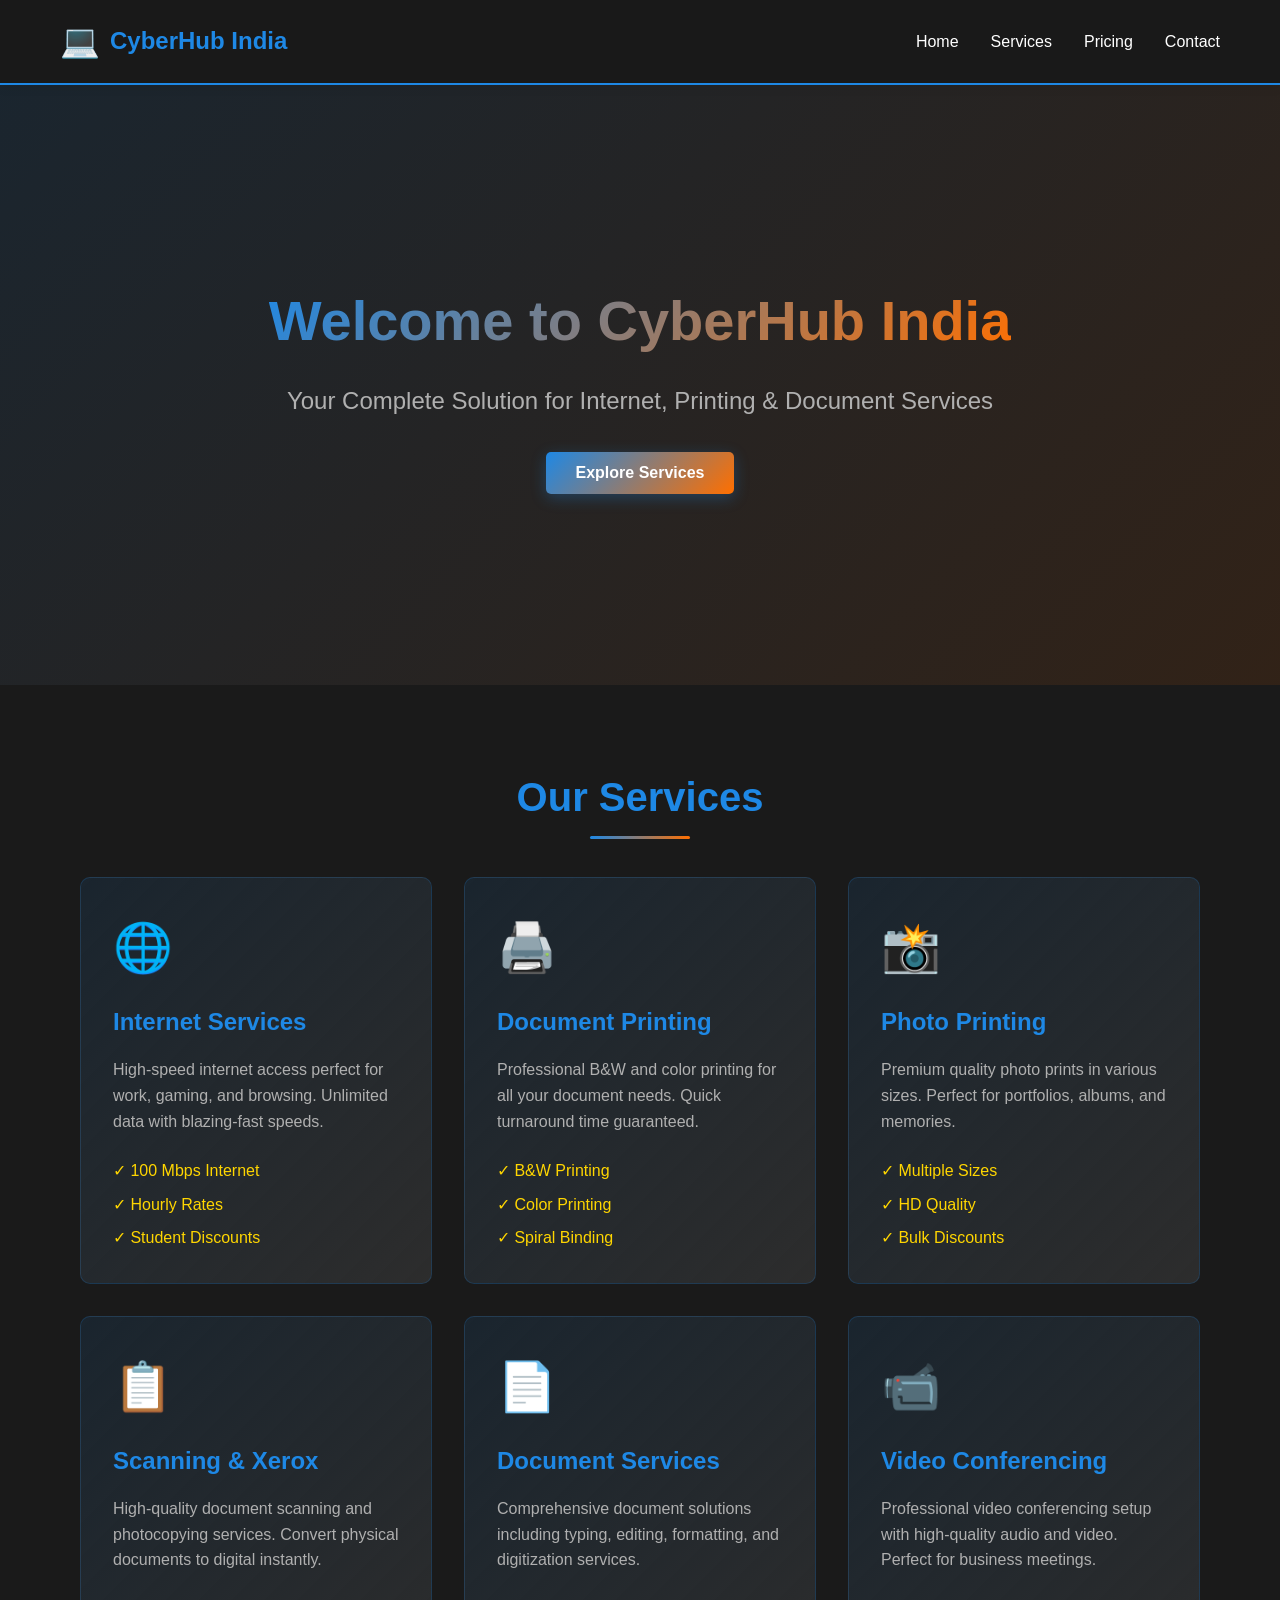
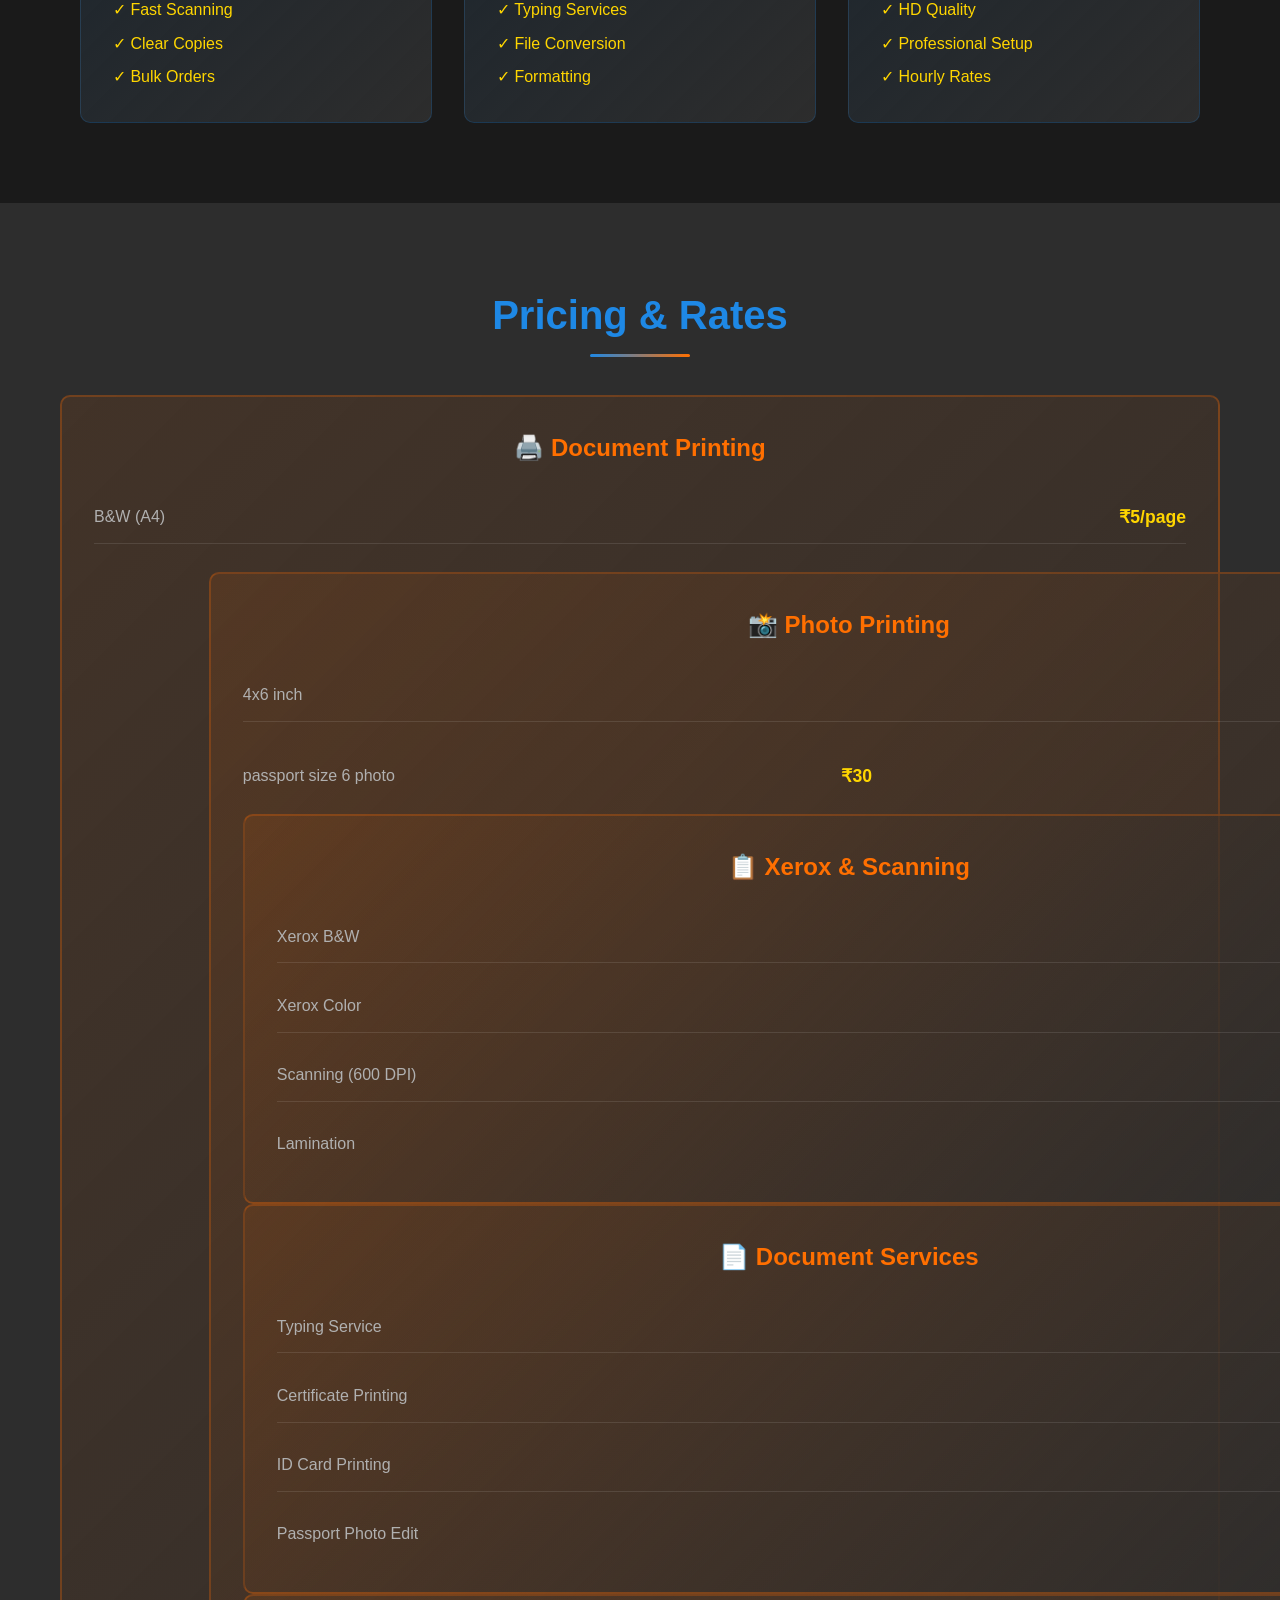
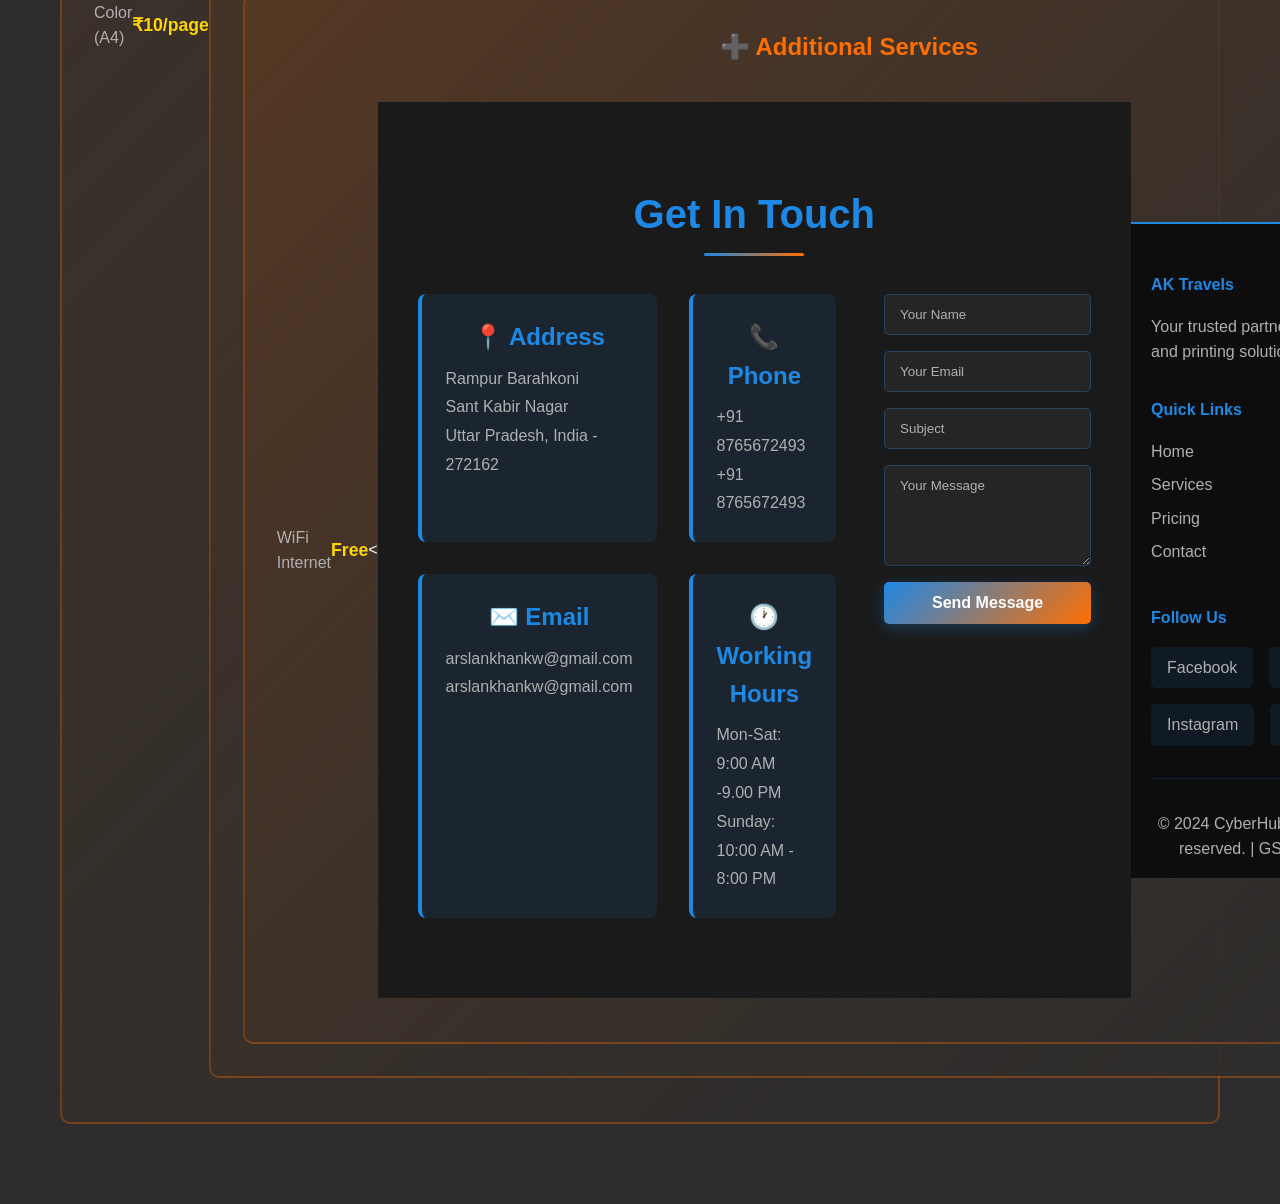
<file: index.html>
<!DOCTYPE html>
<html lang="en">
<head>
    <meta charset="UTF-8">
    <meta name="viewport" content="width=device-width, initial-scale=1.0">
    <title>CyberHub - Indian Cyber Cafe & Printing Services</title>
    <link rel="stylesheet" href="css/style.css">
</head>
<body>
    <!-- Navigation Bar -->
    <nav class="navbar">
        <div class="nav-container">
            <div class="nav-logo">
                <span class="logo-icon">💻</span> CyberHub India
            </div>
            <ul class="nav-menu">
                <li class="nav-item"><a href="#home" class="nav-link">Home</a></li>
                <li class="nav-item"><a href="#services" class="nav-link">Services</a></li>
                <li class="nav-item"><a href="#pricing" class="nav-link">Pricing</a></li>
                <li class="nav-item"><a href="#contact" class="nav-link">Contact</a></li>
            </ul>
            <div class="hamburger">
                <span></span>
                <span></span>
                <span></span>
            </div>
        </div>
    </nav>

    <!-- Hero Section -->
    <section id="home" class="hero">
        <div class="hero-content">
            <h1 class="hero-title">Welcome to CyberHub India</h1>
            <p class="hero-subtitle">Your Complete Solution for Internet, Printing & Document Services</p>
            <button class="btn btn-primary" onclick="document.getElementById('services').scrollIntoView({behavior: 'smooth'})">Explore Services</button>
        </div>
        <div class="hero-background"></div>
    </section>

    <!-- Services Section -->
    <section id="services" class="services">
        <div class="container">
            <h2 class="section-title">Our Services</h2>
            <div class="services-grid">
                <!-- Service 1 -->
                <div class="service-card">
                    <div class="service-icon">🌐</div>
                    <h3>Internet Services</h3>
                    <p>High-speed internet access perfect for work, gaming, and browsing. Unlimited data with blazing-fast speeds.</p>
                    <ul class="service-features">
                        <li>✓ 100 Mbps Internet</li>
                        <li>✓ Hourly Rates</li>
                        <li>✓ Student Discounts</li>
                    </ul>
                </div>

                <!-- Service 2 -->
                <div class="service-card">
                    <div class="service-icon">🖨️</div>
                    <h3>Document Printing</h3>
                    <p>Professional B&W and color printing for all your document needs. Quick turnaround time guaranteed.</p>
                    <ul class="service-features">
                        <li>✓ B&W Printing</li>
                        <li>✓ Color Printing</li>
                        <li>✓ Spiral Binding</li>
                    </ul>
                </div>

                <!-- Service 3 -->
                <div class="service-card">
                    <div class="service-icon">📸</div>
                    <h3>Photo Printing</h3>
                    <p>Premium quality photo prints in various sizes. Perfect for portfolios, albums, and memories.</p>
                    <ul class="service-features">
                        <li>✓ Multiple Sizes</li>
                        <li>✓ HD Quality</li>
                        <li>✓ Bulk Discounts</li>
                    </ul>
                </div>

                <!-- Service 4 -->
                <div class="service-card">
                    <div class="service-icon">📋</div>
                    <h3>Scanning & Xerox</h3>
                    <p>High-quality document scanning and photocopying services. Convert physical documents to digital instantly.</p>
                    <ul class="service-features">
                        <li>✓ Fast Scanning</li>
                        <li>✓ Clear Copies</li>
                        <li>✓ Bulk Orders</li>
                    </ul>
                </div>

                <!-- Service 5 -->
                <div class="service-card">
                    <div class="service-icon">📄</div>
                    <h3>Document Services</h3>
                    <p>Comprehensive document solutions including typing, editing, formatting, and digitization services.</p>
                    <ul class="service-features">
                        <li>✓ Typing Services</li>
                        <li>✓ File Conversion</li>
                        <li>✓ Formatting</li>
                    </ul>
                </div>

                <!-- Service 6 -->
                <div class="service-card">
                    <div class="service-icon">📹</div>
                    <h3>Video Conferencing</h3>
                    <p>Professional video conferencing setup with high-quality audio and video. Perfect for business meetings.</p>
                    <ul class="service-features">
                        <li>✓ HD Quality</li>
                        <li>✓ Professional Setup</li>
                        <li>✓ Hourly Rates</li>
                    </ul>
                </div>
            </div>
        </div>
    </section>

    <!-- Pricing Section -->
    <section id="pricing" class="pricing">
        <div class="container">
            <h2 class="section-title">Pricing & Rates</h2>
            <div class="pricing-grid">
               
                </div>

                <!-- Printing Pricing -->
                <div class="pricing-card">
                    <h3>🖨️ Document Printing</h3>
                    <div class="price-list">
                        <div class="price-item">
                            <span>B&W (A4)</span>
                            <span class="price">₹5/page</span>
                        </div>
                        <div class="price-item">
                            <span>Color (A4)</span>
                            <span class="price">₹10/page</span>
                    
         
                <!-- Photo Printing -->
                <div class="pricing-card">
                    <h3>📸 Photo Printing</h3>
                    <div class="price-list">
                        <div class="price-item">
                            <span>4x6 inch</span>
                            <span class="price">₹50</span>
                        </div>
                        <div class="price-item">
                            <span>passport size 6 photo </span>
                            <span class="price">₹30</span>
                    
                        <div class="price-item">
                            <span>Passport (36)</span>
                            <span class="price">₹100</span>
                        </div>
                    </div>
                </div>

                <!-- Xerox & Scanning -->
                <div class="pricing-card">
                    <h3>📋 Xerox & Scanning</h3>
                    <div class="price-list">
                        <div class="price-item">
                            <span>Xerox B&W</span>
                            <span class="price">₹5/page</span>
                        </div>
                        <div class="price-item">
                            <span>Xerox Color</span>
                            <span class="price">₹5/page</span>
                        </div>
                        <div class="price-item">
                            <span>Scanning (600 DPI)</span>
                            <span class="price">₹5/page</span>
                        </div>
                        <div class="price-item">
                            <span>Lamination</span>
                            <span class="price">₹10-20/sheet</span>
                        </div>
                    </div>
                </div>

                <!-- Other Services -->
                <div class="pricing-card">
                    <h3>📄 Document Services</h3>
                    <div class="price-list">
                        <div class="price-item">
                            <span>Typing Service</span>
                            <span class="price">₹100-200/hr</span>
                        </div>
                        <div class="price-item">
                            <span>Certificate Printing</span>
                            <span class="price">₹50-100</span>
                        </div>
                        <div class="price-item">
                            <span>ID Card Printing</span>
                            <span class="price">₹80-100</span>
                        </div>
                        <div class="price-item">
                            <span>Passport Photo Edit</span>
                            <span class="price">₹30-50/set</span>
                        </div>
                    </div>
                </div>

                <!-- Additional Services -->
                <div class="pricing-card">
                    <h3>➕ Additional Services</h3>
                    <div class="price-list">
                        <div class="price-item">
                            <span>WiFi Internet</span>
                            <span class="price">Free</span>
                      
                        <
         
    <!-- Contact Section -->
    <section id="contact" class="contact">
        <div class="container">
            <h2 class="section-title">Get In Touch</h2>
            <div class="contact-content">
                <div class="contact-info">
                    <div class="info-item">
                        <h3>📍 Address</h3>
                        <p>Rampur Barahkoni<br>Sant Kabir Nagar <br>Uttar Pradesh, India - 272162</p>
                    </div>
                    <div class="info-item">
                        <h3>📞 Phone</h3>
                        <p>+91 8765672493<br>+91 8765672493</p>
                    </div>
                    <div class="info-item">
                        <h3>✉️ Email</h3>
                        <p>arslankhankw@gmail.com<br>arslankhankw@gmail.com</p>
                    </div>
                    <div class="info-item">
                        <h3>🕐 Working Hours</h3>
                        <p>Mon-Sat: 9:00 AM -9.00 PM<br>Sunday: 10:00 AM - 8:00 PM</p>
                    </div>
                </div>
                <form class="contact-form">
                    <input type="text" placeholder="Your Name" required>
                    <input type="email" placeholder="Your Email" required>
                    <input type="text" placeholder="Subject" required>
                    <textarea placeholder="Your Message" rows="5" required></textarea>
                    <button type="submit" class="btn btn-primary">Send Message</button>
                </form>
            </div>
        </div>
    </section>

    <!-- Footer -->
    <footer class="footer">
        <div class="container">
            <div class="footer-content">
                <div class="footer-section">
                    <h4>AK Travels</h4>
                    <p>Your trusted partner for all internet and printing solutions.</p>
                </div>
                <div class="footer-section">
                    <h4>Quick Links</h4>
                    <ul>
                        <li><a href="#home">Home</a></li>
                        <li><a href="#services">Services</a></li>
                        <li><a href="#pricing">Pricing</a></li>
                        <li><a href="#contact">Contact</a></li>
                    </ul>
                </div>
                <div class="footer-section">
                    <h4>Follow Us</h4>
                    <div class="social-links">
                        <a href="#" class="social-link">Facebook</a>
                        <a href="#" class="social-link">Twitter</a>
                        <a href="#" class="social-link">Instagram</a>
                        <a href="#" class="social-link">WhatsApp</a>
                    </div>
                </div>
            </div>
            <div class="footer-bottom">
                <p>&copy; 2024 CyberHub India. All rights reserved. | GST Registered</p>
            </div>
        </div>
    </footer>

    <script src="js/script.js"></script>
</body>
</html>
</file>
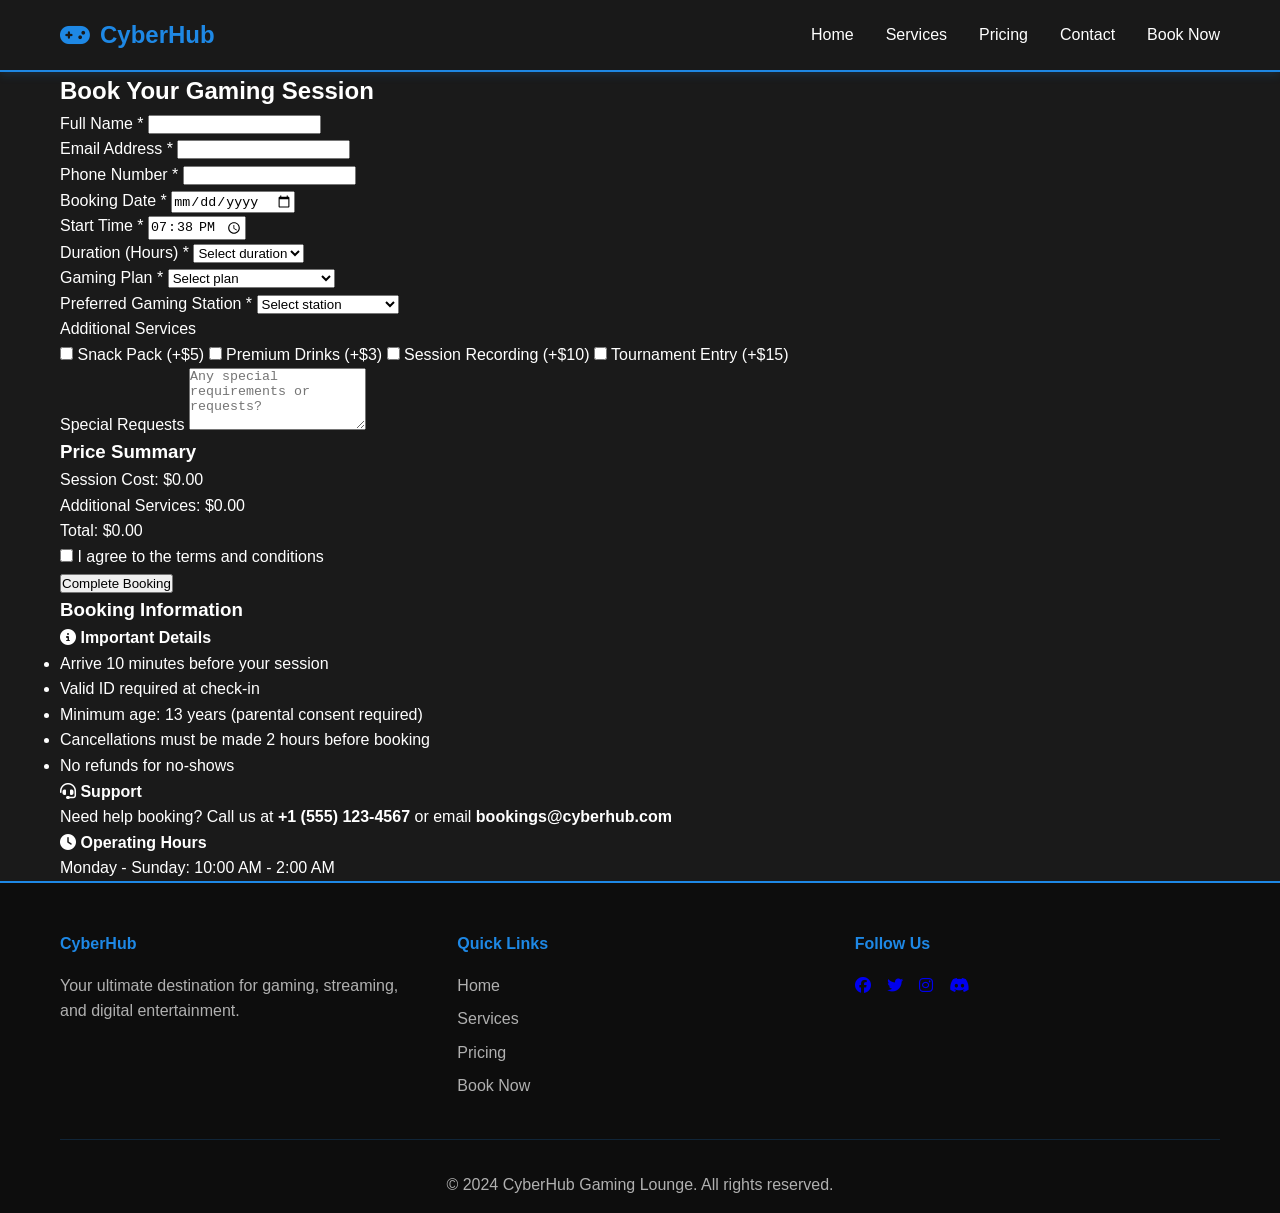
<file: booking.html>
<!DOCTYPE html>
<html lang="en">
<head>
    <meta charset="UTF-8">
    <meta name="viewport" content="width=device-width, initial-scale=1.0">
    <title>Book Your Session - CyberHub</title>
    <link rel="stylesheet" href="css/style.css">
    <link rel="stylesheet" href="https://cdnjs.cloudflare.com/ajax/libs/font-awesome/6.4.0/css/all.min.css">
</head>
<body>
    <!-- Navigation -->
    <nav class="navbar">
        <div class="nav-container">
            <div class="nav-logo">
                <i class="fas fa-gamepad"></i> CyberHub
            </div>
            <ul class="nav-menu">
                <li class="nav-item"><a href="index.html#home" class="nav-link">Home</a></li>
                <li class="nav-item"><a href="index.html#services" class="nav-link">Services</a></li>
                <li class="nav-item"><a href="index.html#pricing" class="nav-link">Pricing</a></li>
                <li class="nav-item"><a href="index.html#contact" class="nav-link">Contact</a></li>
                <li class="nav-item"><a href="booking.html" class="nav-link nav-link-btn active">Book Now</a></li>
            </ul>
            <div class="hamburger">
                <span></span>
                <span></span>
                <span></span>
            </div>
        </div>
    </nav>

    <!-- Booking Section -->
    <section class="booking-section">
        <div class="container">
            <h1 class="page-title">Book Your Gaming Session</h1>
            <div class="booking-wrapper">
                <form class="booking-form" id="bookingForm">
                    <div class="form-group">
                        <label for="name">Full Name *</label>
                        <input type="text" id="name" name="name" required>
                    </div>

                    <div class="form-group">
                        <label for="email">Email Address *</label>
                        <input type="email" id="email" name="email" required>
                    </div>

                    <div class="form-group">
                        <label for="phone">Phone Number *</label>
                        <input type="tel" id="phone" name="phone" required>
                    </div>

                    <div class="form-row">
                        <div class="form-group">
                            <label for="date">Booking Date *</label>
                            <input type="date" id="date" name="date" required>
                        </div>
                        <div class="form-group">
                            <label for="time">Start Time *</label>
                            <input type="time" id="time" name="time" required>
                        </div>
                    </div>

                    <div class="form-row">
                        <div class="form-group">
                            <label for="duration">Duration (Hours) *</label>
                            <select id="duration" name="duration" required>
                                <option value="">Select duration</option>
                                <option value="1">1 Hour</option>
                                <option value="2">2 Hours</option>
                                <option value="3">3 Hours</option>
                                <option value="4">4 Hours</option>
                                <option value="5">5 Hours</option>
                                <option value="6">6 Hours</option>
                                <option value="8">8 Hours</option>
                                <option value="10">10 Hours</option>
                            </select>
                        </div>
                        <div class="form-group">
                            <label for="plan">Gaming Plan *</label>
                            <select id="plan" name="plan" required>
                                <option value="">Select plan</option>
                                <option value="casual">Casual Gamer - $5/hr</option>
                                <option value="pro">Pro Player - $8/hr</option>
                                <option value="elite">Elite Competitor - $12/hr</option>
                            </select>
                        </div>
                    </div>

                    <div class="form-group">
                        <label for="station">Preferred Gaming Station *</label>
                        <select id="station" name="station" required>
                            <option value="">Select station</option>
                            <option value="standard">Standard Station</option>
                            <option value="premium">Premium Station</option>
                            <option value="ultimate">Ultimate VIP Station</option>
                            <option value="any">Any Available</option>
                        </select>
                    </div>

                    <div class="form-group">
                        <label for="services">Additional Services</label>
                        <div class="checkbox-group">
                            <label class="checkbox">
                                <input type="checkbox" name="services" value="snacks">
                                <span>Snack Pack (+$5)</span>
                            </label>
                            <label class="checkbox">
                                <input type="checkbox" name="services" value="drinks">
                                <span>Premium Drinks (+$3)</span>
                            </label>
                            <label class="checkbox">
                                <input type="checkbox" name="services" value="recording">
                                <span>Session Recording (+$10)</span>
                            </label>
                            <label class="checkbox">
                                <input type="checkbox" name="services" value="tournament">
                                <span>Tournament Entry (+$15)</span>
                            </label>
                        </div>
                    </div>

                    <div class="form-group">
                        <label for="notes">Special Requests</label>
                        <textarea id="notes" name="notes" rows="4" placeholder="Any special requirements or requests?"></textarea>
                    </div>

                    <div class="price-summary">
                        <h3>Price Summary</h3>
                        <div class="summary-item">
                            <span>Session Cost:</span>
                            <span id="sessionCost">$0.00</span>
                        </div>
                        <div class="summary-item">
                            <span>Additional Services:</span>
                            <span id="servicesCost">$0.00</span>
                        </div>
                        <div class="summary-total">
                            <span>Total:</span>
                            <span id="totalCost">$0.00</span>
                        </div>
                    </div>

                    <div class="form-group checkbox">
                        <label>
                            <input type="checkbox" name="terms" required>
                            <span>I agree to the terms and conditions</span>
                        </label>
                    </div>

                    <button type="submit" class="submit-btn">Complete Booking</button>
                </form>

                <div class="booking-info">
                    <h3>Booking Information</h3>
                    <div class="info-box">
                        <h4><i class="fas fa-info-circle"></i> Important Details</h4>
                        <ul>
                            <li>Arrive 10 minutes before your session</li>
                            <li>Valid ID required at check-in</li>
                            <li>Minimum age: 13 years (parental consent required)</li>
                            <li>Cancellations must be made 2 hours before booking</li>
                            <li>No refunds for no-shows</li>
                        </ul>
                    </div>
                    <div class="info-box">
                        <h4><i class="fas fa-headset"></i> Support</h4>
                        <p>Need help booking? Call us at <strong>+1 (555) 123-4567</strong> or email <strong>bookings@cyberhub.com</strong></p>
                    </div>
                    <div class="info-box">
                        <h4><i class="fas fa-clock"></i> Operating Hours</h4>
                        <p>Monday - Sunday: 10:00 AM - 2:00 AM</p>
                    </div>
                </div>
            </div>
        </div>
    </section>

    <!-- Footer -->
    <footer class="footer">
        <div class="container">
            <div class="footer-content">
                <div class="footer-section">
                    <h4>CyberHub</h4>
                    <p>Your ultimate destination for gaming, streaming, and digital entertainment.</p>
                </div>
                <div class="footer-section">
                    <h4>Quick Links</h4>
                    <ul>
                        <li><a href="index.html#home">Home</a></li>
                        <li><a href="index.html#services">Services</a></li>
                        <li><a href="index.html#pricing">Pricing</a></li>
                        <li><a href="booking.html">Book Now</a></li>
                    </ul>
                </div>
                <div class="footer-section">
                    <h4>Follow Us</h4>
                    <div class="social-links">
                        <a href="#"><i class="fab fa-facebook"></i></a>
                        <a href="#"><i class="fab fa-twitter"></i></a>
                        <a href="#"><i class="fab fa-instagram"></i></a>
                        <a href="#"><i class="fab fa-discord"></i></a>
                    </div>
                </div>
            </div>
            <div class="footer-bottom">
                <p>&copy; 2024 CyberHub Gaming Lounge. All rights reserved.</p>
            </div>
        </div>
    </footer>

    <script src="js/booking.js"></script>
</body>
</html>
</file>
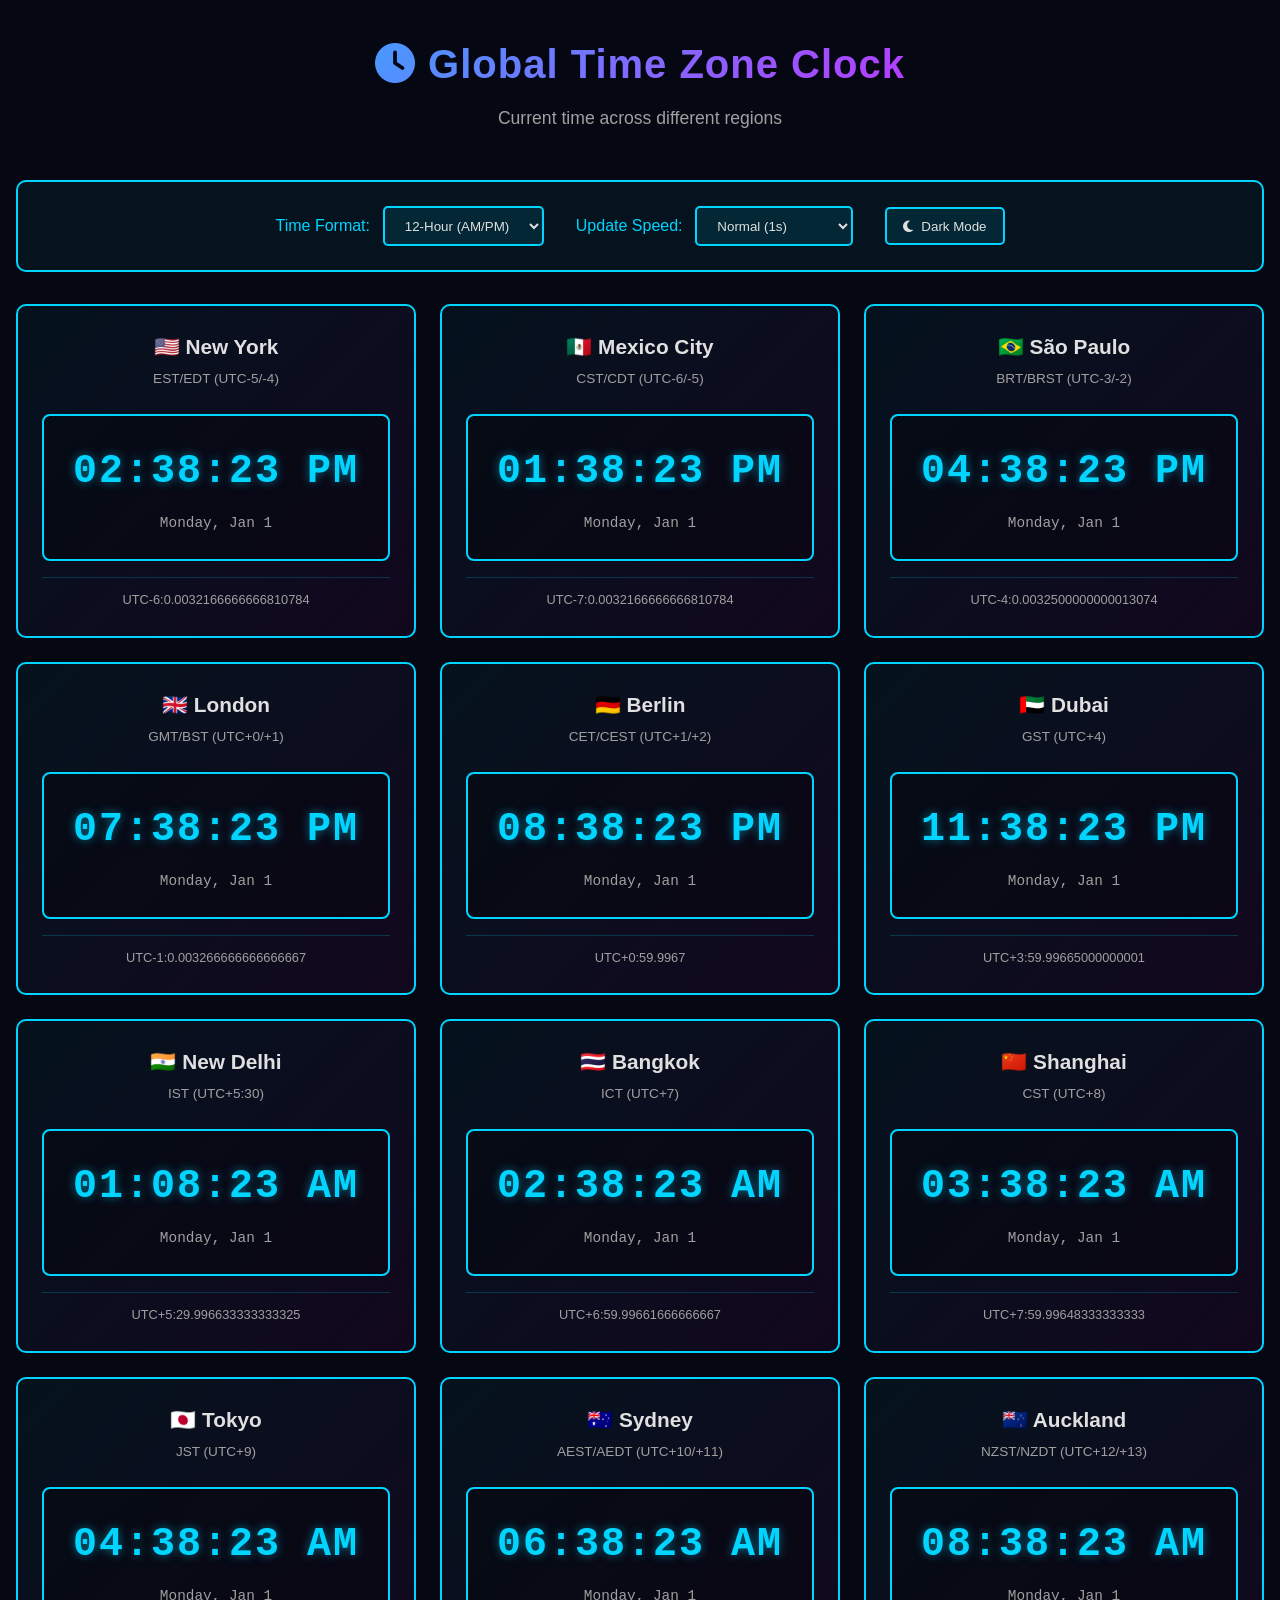
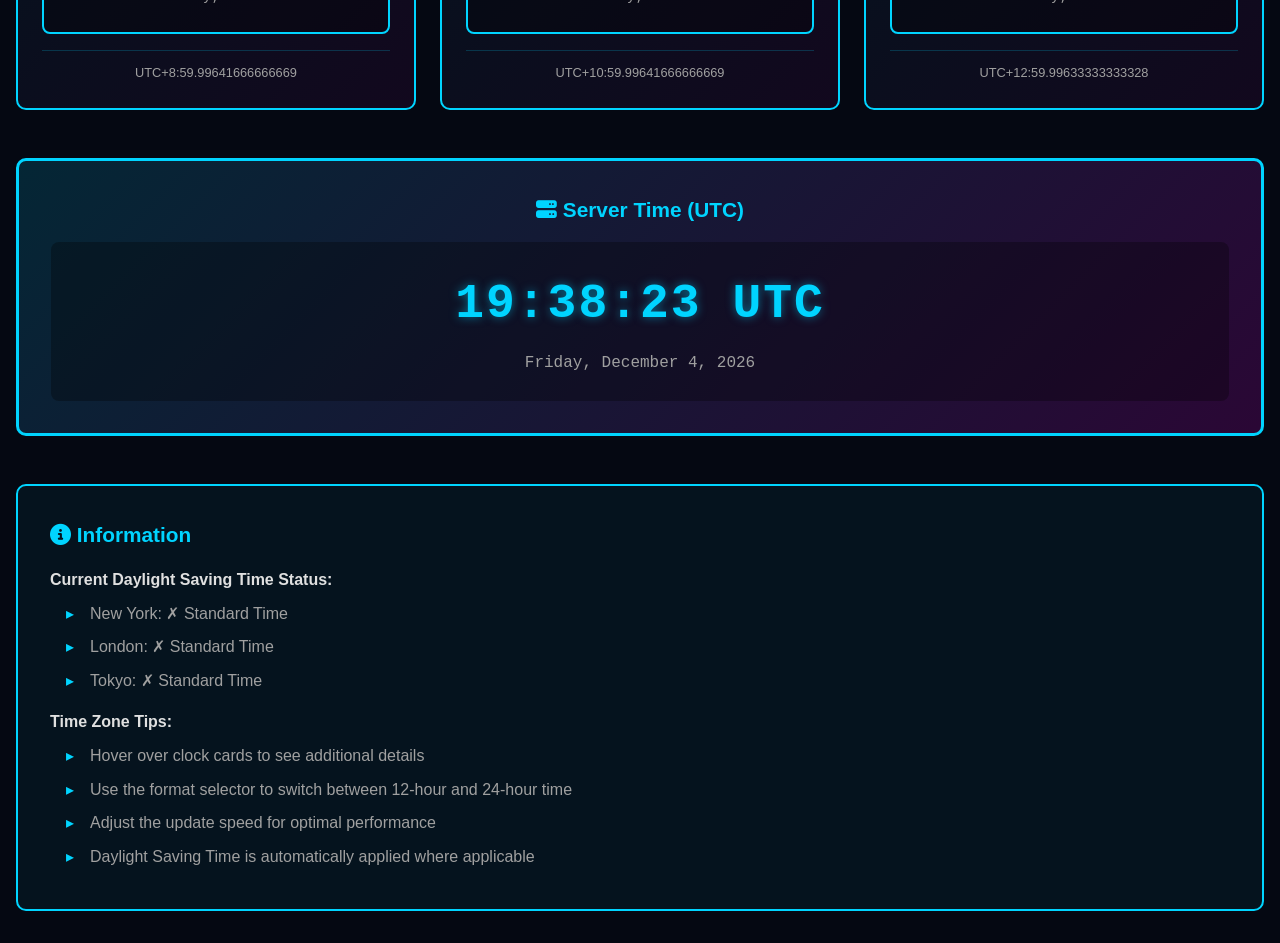
<file: clock.html>
<!DOCTYPE html>
<html lang="en">
<head>
    <meta charset="UTF-8">
    <meta name="viewport" content="width=device-width, initial-scale=1.0">
    <title>Digital Clock - Multiple Time Zones</title>
    <link rel="stylesheet" href="css/clock.css">
    <link rel="stylesheet" href="https://cdnjs.cloudflare.com/ajax/libs/font-awesome/6.4.0/css/all.min.css">
</head>
<body>
    <div class="clock-container">
        <!-- Header -->
        <div class="header">
            <h1><i class="fas fa-clock"></i> Global Time Zone Clock</h1>
            <p>Current time across different regions</p>
        </div>

        <!-- Control Panel -->
        <div class="control-panel">
            <div class="control-group">
                <label for="timeFormat">Time Format:</label>
                <select id="timeFormat">
                    <option value="12">12-Hour (AM/PM)</option>
                    <option value="24">24-Hour</option>
                </select>
            </div>
            <div class="control-group">
                <label for="clockSpeed">Update Speed:</label>
                <select id="clockSpeed">
                    <option value="1000">Normal (1s)</option>
                    <option value="100">Fast (0.1s)</option>
                    <option value="10">Very Fast (0.01s)</option>
                </select>
            </div>
            <div class="control-group">
                <button id="toggleTheme" class="theme-btn">
                    <i class="fas fa-moon"></i> Dark Mode
                </button>
            </div>
        </div>

        <!-- Clock Grid -->
        <div class="clocks-grid">
            <!-- North America -->
            <div class="clock-card">
                <div class="card-header">
                    <h2>🇺🇸 New York</h2>
                    <p class="timezone">EST/EDT (UTC-5/-4)</p>
                </div>
                <div class="digital-display">
                    <div class="time" id="time-newyork">00:00:00</div>
                    <div class="date" id="date-newyork">Monday, Jan 1</div>
                </div>
                <div class="card-footer">
                    <small id="offset-newyork">UTC-5</small>
                </div>
            </div>

            <!-- Central America -->
            <div class="clock-card">
                <div class="card-header">
                    <h2>🇲🇽 Mexico City</h2>
                    <p class="timezone">CST/CDT (UTC-6/-5)</p>
                </div>
                <div class="digital-display">
                    <div class="time" id="time-mexicocity">00:00:00</div>
                    <div class="date" id="date-mexicocity">Monday, Jan 1</div>
                </div>
                <div class="card-footer">
                    <small id="offset-mexicocity">UTC-6</small>
                </div>
            </div>

            <!-- South America -->
            <div class="clock-card">
                <div class="card-header">
                    <h2>🇧🇷 São Paulo</h2>
                    <p class="timezone">BRT/BRST (UTC-3/-2)</p>
                </div>
                <div class="digital-display">
                    <div class="time" id="time-saopaulo">00:00:00</div>
                    <div class="date" id="date-saopaulo">Monday, Jan 1</div>
                </div>
                <div class="card-footer">
                    <small id="offset-saopaulo">UTC-3</small>
                </div>
            </div>

            <!-- Europe -->
            <div class="clock-card">
                <div class="card-header">
                    <h2>🇬🇧 London</h2>
                    <p class="timezone">GMT/BST (UTC+0/+1)</p>
                </div>
                <div class="digital-display">
                    <div class="time" id="time-london">00:00:00</div>
                    <div class="date" id="date-london">Monday, Jan 1</div>
                </div>
                <div class="card-footer">
                    <small id="offset-london">UTC+0</small>
                </div>
            </div>

            <!-- Central Europe -->
            <div class="clock-card">
                <div class="card-header">
                    <h2>🇩🇪 Berlin</h2>
                    <p class="timezone">CET/CEST (UTC+1/+2)</p>
                </div>
                <div class="digital-display">
                    <div class="time" id="time-berlin">00:00:00</div>
                    <div class="date" id="date-berlin">Monday, Jan 1</div>
                </div>
                <div class="card-footer">
                    <small id="offset-berlin">UTC+1</small>
                </div>
            </div>

            <!-- Middle East -->
            <div class="clock-card">
                <div class="card-header">
                    <h2>🇦🇪 Dubai</h2>
                    <p class="timezone">GST (UTC+4)</p>
                </div>
                <div class="digital-display">
                    <div class="time" id="time-dubai">00:00:00</div>
                    <div class="date" id="date-dubai">Monday, Jan 1</div>
                </div>
                <div class="card-footer">
                    <small id="offset-dubai">UTC+4</small>
                </div>
            </div>

            <!-- South Asia -->
            <div class="clock-card">
                <div class="card-header">
                    <h2>🇮🇳 New Delhi</h2>
                    <p class="timezone">IST (UTC+5:30)</p>
                </div>
                <div class="digital-display">
                    <div class="time" id="time-delhi">00:00:00</div>
                    <div class="date" id="date-delhi">Monday, Jan 1</div>
                </div>
                <div class="card-footer">
                    <small id="offset-delhi">UTC+5:30</small>
                </div>
            </div>

            <!-- Southeast Asia -->
            <div class="clock-card">
                <div class="card-header">
                    <h2>🇹🇭 Bangkok</h2>
                    <p class="timezone">ICT (UTC+7)</p>
                </div>
                <div class="digital-display">
                    <div class="time" id="time-bangkok">00:00:00</div>
                    <div class="date" id="date-bangkok">Monday, Jan 1</div>
                </div>
                <div class="card-footer">
                    <small id="offset-bangkok">UTC+7</small>
                </div>
            </div>

            <!-- East Asia -->
            <div class="clock-card">
                <div class="card-header">
                    <h2>🇨🇳 Shanghai</h2>
                    <p class="timezone">CST (UTC+8)</p>
                </div>
                <div class="digital-display">
                    <div class="time" id="time-shanghai">00:00:00</div>
                    <div class="date" id="date-shanghai">Monday, Jan 1</div>
                </div>
                <div class="card-footer">
                    <small id="offset-shanghai">UTC+8</small>
                </div>
            </div>

            <!-- Japan -->
            <div class="clock-card">
                <div class="card-header">
                    <h2>🇯🇵 Tokyo</h2>
                    <p class="timezone">JST (UTC+9)</p>
                </div>
                <div class="digital-display">
                    <div class="time" id="time-tokyo">00:00:00</div>
                    <div class="date" id="date-tokyo">Monday, Jan 1</div>
                </div>
                <div class="card-footer">
                    <small id="offset-tokyo">UTC+9</small>
                </div>
            </div>

            <!-- Australia -->
            <div class="clock-card">
                <div class="card-header">
                    <h2>🇦🇺 Sydney</h2>
                    <p class="timezone">AEST/AEDT (UTC+10/+11)</p>
                </div>
                <div class="digital-display">
                    <div class="time" id="time-sydney">00:00:00</div>
                    <div class="date" id="date-sydney">Monday, Jan 1</div>
                </div>
                <div class="card-footer">
                    <small id="offset-sydney">UTC+10</small>
                </div>
            </div>

            <!-- New Zealand -->
            <div class="clock-card">
                <div class="card-header">
                    <h2>🇳🇿 Auckland</h2>
                    <p class="timezone">NZST/NZDT (UTC+12/+13)</p>
                </div>
                <div class="digital-display">
                    <div class="time" id="time-auckland">00:00:00</div>
                    <div class="date" id="date-auckland">Monday, Jan 1</div>
                </div>
                <div class="card-footer">
                    <small id="offset-auckland">UTC+12</small>
                </div>
            </div>
        </div>

        <!-- Server Time -->
        <div class="server-time">
            <h3><i class="fas fa-server"></i> Server Time (UTC)</h3>
            <div class="server-display">
                <div class="time" id="time-utc">00:00:00 UTC</div>
                <div class="date" id="date-utc">Monday, January 1, 2024</div>
            </div>
        </div>

        <!-- Information Panel -->
        <div class="info-panel">
            <h3><i class="fas fa-info-circle"></i> Information</h3>
            <div class="info-content">
                <p><strong>Current Daylight Saving Time Status:</strong></p>
                <ul id="dst-info">
                    <li>Loading DST information...</li>
                </ul>
                <p><strong>Time Zone Tips:</strong></p>
                <ul>
                    <li>Hover over clock cards to see additional details</li>
                    <li>Use the format selector to switch between 12-hour and 24-hour time</li>
                    <li>Adjust the update speed for optimal performance</li>
                    <li>Daylight Saving Time is automatically applied where applicable</li>
                </ul>
            </div>
        </div>
    </div>

    <script src="js/clock.js"></script>
</body>
</html>
</file>
<file: css/style.css>
* {
    margin: 0;
    padding: 0;
    box-sizing: border-box;
}

:root {
    --primary-color: #1e88e5;
    --secondary-color: #ff6f00;
    --accent-color: #ffd600;
    --dark-bg: #1a1a1a;
    --light-bg: #2d2d2d;
    --text-color: #ffffff;
    --text-light: #b0b0b0;
    --success-color: #4caf50;
    --danger-color: #f44336;
}

body {
    font-family: 'Segoe UI', Tahoma, Geneva, Verdana, sans-serif;
    background-color: var(--dark-bg);
    color: var(--text-color);
    line-height: 1.6;
    overflow-x: hidden;
}

.container {
    max-width: 1200px;
    margin: 0 auto;
    padding: 0 20px;
}

/* Navbar */
.navbar {
    background-color: rgba(26, 26, 26, 0.95);
    padding: 1rem 0;
    position: sticky;
    top: 0;
    z-index: 1000;
    border-bottom: 2px solid var(--primary-color);
    box-shadow: 0 2px 10px rgba(30, 136, 229, 0.2);
}

.nav-container {
    max-width: 1200px;
    margin: 0 auto;
    padding: 0 20px;
    display: flex;
    justify-content: space-between;
    align-items: center;
}

.nav-logo {
    font-size: 1.5rem;
    font-weight: bold;
    color: var(--primary-color);
    display: flex;
    align-items: center;
    gap: 10px;
}

.logo-icon {
    font-size: 2rem;
}

.nav-menu {
    display: flex;
    list-style: none;
    gap: 2rem;
}

.nav-link {
    color: var(--text-color);
    text-decoration: none;
    transition: color 0.3s ease;
    font-weight: 500;
}

.nav-link:hover {
    color: var(--primary-color);
}

.hamburger {
    display: none;
    flex-direction: column;
    cursor: pointer;
    gap: 5px;
}

.hamburger span {
    width: 25px;
    height: 3px;
    background-color: var(--text-color);
    border-radius: 2px;
    transition: 0.3s;
}

/* Hero Section */
.hero {
    position: relative;
    min-height: 600px;
    display: flex;
    align-items: center;
    justify-content: center;
    overflow: hidden;
    padding: 3rem 0;
}

.hero-background {
    position: absolute;
    top: 0;
    left: 0;
    width: 100%;
    height: 100%;
    background: linear-gradient(135deg, rgba(30, 136, 229, 0.1) 0%, rgba(255, 107, 0, 0.1) 100%);
    z-index: -1;
    animation: gradient-shift 8s ease infinite;
}

@keyframes gradient-shift {
    0%, 100% { background: linear-gradient(135deg, rgba(30, 136, 229, 0.1) 0%, rgba(255, 107, 0, 0.1) 100%); }
    50% { background: linear-gradient(135deg, rgba(255, 107, 0, 0.1) 0%, rgba(30, 136, 229, 0.1) 100%); }
}

.hero-content {
    text-align: center;
    z-index: 2;
    animation: fade-in-up 1s ease;
}

@keyframes fade-in-up {
    from {
        opacity: 0;
        transform: translateY(30px);
    }
    to {
        opacity: 1;
        transform: translateY(0);
    }
}

.hero-title {
    font-size: 3.5rem;
    margin-bottom: 1rem;
    background: linear-gradient(135deg, var(--primary-color) 0%, var(--secondary-color) 100%);
    -webkit-background-clip: text;
    -webkit-text-fill-color: transparent;
    background-clip: text;
    font-weight: bold;
}

.hero-subtitle {
    font-size: 1.5rem;
    color: var(--text-light);
    margin-bottom: 2rem;
}

/* Buttons */
.btn {
    padding: 12px 30px;
    border: none;
    border-radius: 5px;
    font-size: 1rem;
    font-weight: bold;
    cursor: pointer;
    transition: all 0.3s ease;
    text-decoration: none;
    display: inline-block;
}

.btn-primary {
    background: linear-gradient(135deg, var(--primary-color) 0%, var(--secondary-color) 100%);
    color: white;
    box-shadow: 0 4px 15px rgba(30, 136, 229, 0.3);
}

.btn-primary:hover {
    transform: translateY(-2px);
    box-shadow: 0 6px 20px rgba(30, 136, 229, 0.4);
}

/* Section Titles */
.section-title {
    text-align: center;
    font-size: 2.5rem;
    margin-bottom: 3rem;
    color: var(--primary-color);
    position: relative;
    display: inline-block;
    width: 100%;
}

.section-title::after {
    content: '';
    position: absolute;
    bottom: -10px;
    left: 50%;
    transform: translateX(-50%);
    width: 100px;
    height: 3px;
    background: linear-gradient(90deg, var(--primary-color) 0%, var(--secondary-color) 100%);
    border-radius: 2px;
}

/* Services Section */
.services {
    padding: 5rem 0;
    background-color: var(--dark-bg);
}

.services-grid {
    display: grid;
    grid-template-columns: repeat(auto-fit, minmax(300px, 1fr));
    gap: 2rem;
    padding: 0 20px;
}

.service-card {
    background: linear-gradient(135deg, rgba(30, 136, 229, 0.1), rgba(45, 45, 45, 1));
    border: 1px solid rgba(30, 136, 229, 0.2);
    border-radius: 10px;
    padding: 2rem;
    transition: all 0.3s ease;
    cursor: pointer;
    position: relative;
    overflow: hidden;
}

.service-card::before {
    content: '';
    position: absolute;
    top: 0;
    left: -100%;
    width: 100%;
    height: 100%;
    background: linear-gradient(90deg, transparent, rgba(255, 107, 0, 0.1), transparent);
    transition: left 0.5s ease;
    z-index: -1;
}

.service-card:hover::before {
    left: 100%;
}

.service-card:hover {
    transform: translateY(-10px);
    border-color: var(--primary-color);
    box-shadow: 0 10px 30px rgba(30, 136, 229, 0.2);
}

.service-icon {
    font-size: 3rem;
    margin-bottom: 1rem;
    display: inline-block;
}

.service-card h3 {
    font-size: 1.5rem;
    margin-bottom: 1rem;
    color: var(--primary-color);
}

.service-card p {
    color: var(--text-light);
    margin-bottom: 1.5rem;
    line-height: 1.6;
}

.service-features {
    list-style: none;
    display: flex;
    flex-direction: column;
    gap: 0.5rem;
}

.service-features li {
    color: var(--accent-color);
    font-weight: 500;
}

/* Pricing Section */
.pricing {
    padding: 5rem 0;
    background-color: var(--light-bg);
}

.pricing-grid {
    display: grid;
    grid-template-columns: repeat(auto-fit, minmax(300px, 1fr));
    gap: 2rem;
    padding: 0 20px;
}

.pricing-card {
    background: linear-gradient(135deg, rgba(255, 107, 0, 0.1), rgba(45, 45, 45, 1));
    border: 2px solid rgba(255, 107, 0, 0.3);
    border-radius: 10px;
    padding: 2rem;
    transition: all 0.3s ease;
}

.pricing-card:hover {
    border-color: var(--secondary-color);
    box-shadow: 0 10px 30px rgba(255, 107, 0, 0.2);
    transform: translateY(-5px);
}

.pricing-card h3 {
    font-size: 1.5rem;
    margin-bottom: 1.5rem;
    color: var(--secondary-color);
    text-align: center;
}

.price-list {
    display: flex;
    flex-direction: column;
    gap: 1rem;
}

.price-item {
    display: flex;
    justify-content: space-between;
    align-items: center;
    padding: 0.75rem 0;
    border-bottom: 1px solid rgba(255, 255, 255, 0.1);
}

.price-item:last-child {
    border-bottom: none;
}

.price-item span:first-child {
    color: var(--text-light);
}

.price {
    font-weight: bold;
    color: var(--accent-color);
    font-size: 1.1rem;
}

/* Contact Section */
.contact {
    padding: 5rem 0;
    background-color: var(--dark-bg);
}

.contact-content {
    display: grid;
    grid-template-columns: 1fr 1fr;
    gap: 3rem;
    padding: 0 20px;
    align-items: start;
}

.contact-info {
    display: grid;
    grid-template-columns: 1fr 1fr;
    gap: 2rem;
}

.info-item {
    background: rgba(30, 136, 229, 0.1);
    padding: 1.5rem;
    border-radius: 8px;
    border-left: 4px solid var(--primary-color);
}

.info-item h3 {
    color: var(--primary-color);
    margin-bottom: 0.5rem;
}

.info-item p {
    color: var(--text-light);
    line-height: 1.8;
}

.contact-form {
    display: flex;
    flex-direction: column;
    gap: 1rem;
}

.contact-form input,
.contact-form textarea {
    padding: 12px 15px;
    background-color: rgba(255, 255, 255, 0.05);
    border: 1px solid rgba(30, 136, 229, 0.3);
    border-radius: 5px;
    color: var(--text-color);
    font-family: inherit;
    transition: all 0.3s ease;
}

.contact-form input:focus,
.contact-form textarea:focus {
    outline: none;
    border-color: var(--primary-color);
    background-color: rgba(30, 136, 229, 0.1);
    box-shadow: 0 0 10px rgba(30, 136, 229, 0.2);
}

.contact-form input::placeholder,
.contact-form textarea::placeholder {
    color: var(--text-light);
}

/* Footer */
.footer {
    background-color: #0d0d0d;
    border-top: 2px solid var(--primary-color);
    padding: 3rem 0 1rem;
}

.footer-content {
    display: grid;
    grid-template-columns: repeat(auto-fit, minmax(250px, 1fr));
    gap: 2rem;
    margin-bottom: 2rem;
}

.footer-section h4 {
    color: var(--primary-color);
    margin-bottom: 1rem;
}

.footer-section p {
    color: var(--text-light);
    line-height: 1.6;
}

.footer-section ul {
    list-style: none;
}

.footer-section ul li {
    margin-bottom: 0.5rem;
}

.footer-section ul li a {
    color: var(--text-light);
    text-decoration: none;
    transition: color 0.3s ease;
}

.footer-section ul li a:hover {
    color: var(--primary-color);
}

.social-links {
    display: flex;
    gap: 1rem;
    flex-wrap: wrap;
}

.social-link {
    color: var(--text-light);
    text-decoration: none;
    padding: 0.5rem 1rem;
    background: rgba(30, 136, 229, 0.1);
    border-radius: 5px;
    transition: all 0.3s ease;
}

.social-link:hover {
    background: var(--primary-color);
    color: white;
}

.footer-bottom {
    text-align: center;
    padding-top: 2rem;
    border-top: 1px solid rgba(30, 136, 229, 0.2);
    color: var(--text-light);
}

/* Responsive Design */
@media (max-width: 768px) {
    .hamburger {
        display: flex;
    }

    .nav-menu {
        display: none;
    }

    .hero-title {
        font-size: 2rem;
    }

    .hero-subtitle {
        font-size: 1rem;
    }

    .section-title {
        font-size: 1.8rem;
    }

    .contact-content {
        grid-template-columns: 1fr;
    }

    .contact-info {
        grid-template-columns: 1fr;
    }

    .services-grid,
    .pricing-grid {
        grid-template-columns: 1fr;
    }
}

@media (max-width: 480px) {
    .nav-logo {
        font-size: 1.2rem;
    }

    .hero-title {
        font-size: 1.5rem;
    }

    .hero-subtitle {
        font-size: 0.9rem;
    }

    .btn {
        padding: 10px 20px;
        font-size: 0.9rem;
    }

    .service-card,
    .pricing-card {
        padding: 1.5rem;
    }
}

/* Scroll Behavior */
html {
    scroll-behavior: smooth;
}

/* Loading Animation */
@keyframes pulse {
    0%, 100% {
        opacity: 1;
    }
    50% {
        opacity: 0.5;
    }
}

.loading {
    animation: pulse 2s cubic-bezier(0.4, 0, 0.6, 1) infinite;
}
</file>
<file: css/clock.css>
:root {
    --primary-color: #00d4ff;
    --secondary-color: #ff00ff;
    --dark-bg: #0a0e27;
    --darker-bg: #050812;
    --text-color: #e0e0e0;
    --text-light: #a0a0a0;
    --accent: #1e90ff;
    --success: #00d963;
    --warning: #ff9500;
    --danger: #ff3860;
    --card-bg: rgba(0, 212, 255, 0.05);
    --card-border: #00d4ff;
}

:root.light-mode {
    --primary-color: #0088cc;
    --secondary-color: #cc0088;
    --dark-bg: #f5f5f5;
    --darker-bg: #ffffff;
    --text-color: #1a1a1a;
    --text-light: #666666;
    --accent: #0066aa;
    --card-bg: rgba(0, 136, 204, 0.08);
    --card-border: #0088cc;
}

* {
    margin: 0;
    padding: 0;
    box-sizing: border-box;
}

body {
    font-family: 'Segoe UI', Tahoma, Geneva, Verdana, sans-serif;
    background-color: var(--darker-bg);
    color: var(--text-color);
    line-height: 1.6;
    transition: background-color 0.3s ease, color 0.3s ease;
}

.clock-container {
    max-width: 1400px;
    margin: 0 auto;
    padding: 2rem 1rem;
}

/* Header */
.header {
    text-align: center;
    margin-bottom: 3rem;
    animation: slideDown 0.6s ease;
}

@keyframes slideDown {
    from {
        opacity: 0;
        transform: translateY(-20px);
    }
    to {
        opacity: 1;
        transform: translateY(0);
    }
}

.header h1 {
    font-size: 2.5rem;
    background: linear-gradient(135deg, var(--primary-color), var(--secondary-color));
    -webkit-background-clip: text;
    -webkit-text-fill-color: transparent;
    margin-bottom: 0.5rem;
    letter-spacing: 1px;
}

.header p {
    color: var(--text-light);
    font-size: 1.1rem;
}

/* Control Panel */
.control-panel {
    display: flex;
    justify-content: center;
    gap: 2rem;
    flex-wrap: wrap;
    margin-bottom: 2rem;
    background: var(--card-bg);
    border: 2px solid var(--card-border);
    padding: 1.5rem;
    border-radius: 10px;
    animation: fadeIn 0.8s ease;
}

@keyframes fadeIn {
    from {
        opacity: 0;
    }
    to {
        opacity: 1;
    }
}

.control-group {
    display: flex;
    align-items: center;
    gap: 0.8rem;
}

.control-group label {
    font-weight: 500;
    color: var(--primary-color);
}

.control-group select,
.control-group button {
    padding: 0.6rem 1rem;
    background: rgba(0, 212, 255, 0.1);
    border: 2px solid var(--primary-color);
    border-radius: 5px;
    color: var(--text-color);
    font-family: inherit;
    cursor: pointer;
    transition: all 0.3s ease;
}

.control-group select:hover,
.control-group select:focus,
.control-group button:hover {
    background: var(--primary-color);
    color: var(--darker-bg);
    outline: none;
    box-shadow: 0 0 15px rgba(0, 212, 255, 0.5);
}

.theme-btn {
    display: flex;
    align-items: center;
    gap: 0.5rem;
}

/* Clocks Grid */
.clocks-grid {
    display: grid;
    grid-template-columns: repeat(auto-fit, minmax(320px, 1fr));
    gap: 1.5rem;
    margin-bottom: 3rem;
}

/* Clock Card */
.clock-card {
    background: linear-gradient(135deg, var(--card-bg) 0%, rgba(255, 0, 255, 0.05) 100%);
    border: 2px solid var(--card-border);
    border-radius: 10px;
    padding: 1.5rem;
    transition: all 0.3s ease;
    animation: scaleIn 0.5s ease;
}

@keyframes scaleIn {
    from {
        opacity: 0;
        transform: scale(0.95);
    }
    to {
        opacity: 1;
        transform: scale(1);
    }
}

.clock-card:hover {
    transform: translateY(-5px);
    box-shadow: 0 10px 30px rgba(0, 212, 255, 0.2);
    border-color: var(--secondary-color);
}

.card-header {
    margin-bottom: 1.5rem;
    text-align: center;
}

.card-header h2 {
    font-size: 1.3rem;
    margin-bottom: 0.3rem;
    color: var(--text-color);
}

.card-header .timezone {
    font-size: 0.85rem;
    color: var(--text-light);
    font-weight: 500;
}

/* Digital Display */
.digital-display {
    background: rgba(0, 0, 0, 0.3);
    border: 2px solid var(--primary-color);
    border-radius: 8px;
    padding: 1.5rem;
    text-align: center;
    margin-bottom: 1rem;
    font-family: 'Courier New', monospace;
}

.time {
    font-size: 2.5rem;
    font-weight: bold;
    color: var(--primary-color);
    text-shadow: 0 0 10px rgba(0, 212, 255, 0.5);
    margin-bottom: 0.5rem;
    letter-spacing: 2px;
}

.date {
    font-size: 0.9rem;
    color: var(--text-light);
}

.card-footer {
    text-align: center;
    padding-top: 0.5rem;
    border-top: 1px solid rgba(0, 212, 255, 0.2);
}

.card-footer small {
    color: var(--text-light);
    font-size: 0.8rem;
}

/* Server Time */
.server-time {
    background: linear-gradient(135deg, rgba(0, 212, 255, 0.15) 0%, rgba(255, 0, 255, 0.15) 100%);
    border: 3px solid var(--primary-color);
    border-radius: 10px;
    padding: 2rem;
    text-align: center;
    margin-bottom: 3rem;
    animation: pulse 2s infinite;
}

@keyframes pulse {
    0%, 100% {
        box-shadow: 0 0 20px rgba(0, 212, 255, 0.3);
    }
    50% {
        box-shadow: 0 0 40px rgba(0, 212, 255, 0.6);
    }
}

.server-time h3 {
    font-size: 1.3rem;
    margin-bottom: 1rem;
    color: var(--primary-color);
}

.server-display {
    background: rgba(0, 0, 0, 0.3);
    padding: 1.5rem;
    border-radius: 8px;
    font-family: 'Courier New', monospace;
}

.server-display .time {
    font-size: 3rem;
}

.server-display .date {
    font-size: 1rem;
    margin-top: 0.5rem;
}

/* Info Panel */
.info-panel {
    background: var(--card-bg);
    border: 2px solid var(--card-border);
    border-radius: 10px;
    padding: 2rem;
    margin-top: 2rem;
}

.info-panel h3 {
    font-size: 1.3rem;
    color: var(--primary-color);
    margin-bottom: 1rem;
}

.info-content p {
    font-weight: 500;
    color: var(--text-color);
    margin-top: 1rem;
    margin-bottom: 0.5rem;
}

.info-content ul {
    list-style: none;
    margin-left: 1rem;
}

.info-content ul li {
    color: var(--text-light);
    margin-bottom: 0.5rem;
    padding-left: 1.5rem;
    position: relative;
}

.info-content ul li:before {
    content: "▸";
    position: absolute;
    left: 0;
    color: var(--primary-color);
}

/* Responsive Design */
@media (max-width: 768px) {
    .header h1 {
        font-size: 1.8rem;
    }

    .control-panel {
        flex-direction: column;
        gap: 1rem;
    }

    .control-group {
        width: 100%;
    }

    .control-group select,
    .control-group button {
        width: 100%;
    }

    .clocks-grid {
        grid-template-columns: 1fr;
    }

    .time {
        font-size: 1.8rem;
    }

    .server-display .time {
        font-size: 2rem;
    }
}

/* Animations */
@keyframes float {
    0%, 100% {
        transform: translateY(0px);
    }
    50% {
        transform: translateY(-10px);
    }
}

.clock-card:nth-child(odd) {
    animation: scaleIn 0.5s ease, float 3s ease-in-out infinite;
}

.clock-card:nth-child(even) {
    animation: scaleIn 0.5s ease, float 3s ease-in-out 0.5s infinite;
}

/* Scrollbar Styling */
::-webkit-scrollbar {
    width: 10px;
}

::-webkit-scrollbar-track {
    background: var(--dark-bg);
}

::-webkit-scrollbar-thumb {
    background: var(--primary-color);
    border-radius: 5px;
}

::-webkit-scrollbar-thumb:hover {
    background: var(--secondary-color);
}

/* Print Styles */
@media print {
    .control-panel,
    .theme-btn {
        display: none;
    }
}
</file>
